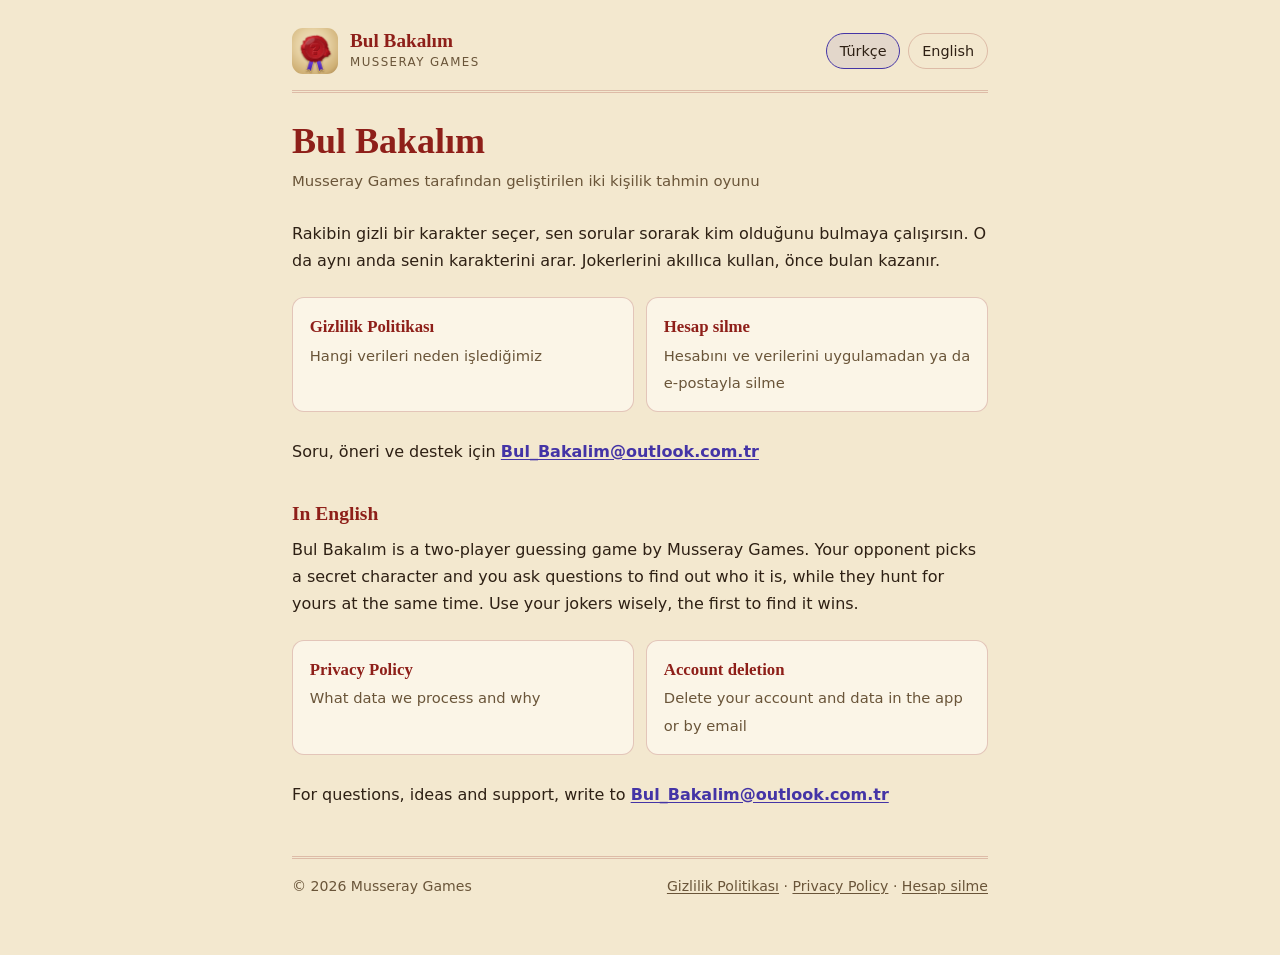
<file: index.html>
<!doctype html>
<html lang="tr">
<head>
<meta charset="utf-8">
<meta name="viewport" content="width=device-width, initial-scale=1">
<title>Bul Bakalım | Musseray Games</title>
<meta name="description" content="Bul Bakalım, Musseray Games tarafından geliştirilen iki kişilik tahmin oyunu. A two-player guessing game by Musseray Games.">
<link rel="icon" href="favicon-32.png" sizes="32x32">
<link rel="apple-touch-icon" href="apple-touch-icon.png">
<link rel="stylesheet" href="style.css">
</head>
<body>
<div class="wrap">
  <header class="top">
    <a class="brand" href="./"><img src="icon-192.png" alt="" width="46" height="46"><span><b>Bul Bakalım</b><small>Musseray Games</small></span></a>
    <nav class="lang" aria-label="Dil / Language"><a href="#tr" aria-current="page">Türkçe</a><a href="#en" hreflang="en">English</a></nav>
  </header>

  <main>
    <section id="tr">
      <h1>Bul Bakalım</h1>
      <p class="meta">Musseray Games tarafından geliştirilen iki kişilik tahmin oyunu</p>
      <p>Rakibin gizli bir karakter seçer, sen sorular sorarak kim olduğunu bulmaya çalışırsın. O da aynı anda senin karakterini arar. Jokerlerini akıllıca kullan, önce bulan kazanır.</p>
      <div class="links">
        <a href="gizlilik.html"><b>Gizlilik Politikası</b><span>Hangi verileri neden işlediğimiz</span></a>
        <a href="hesap-silme.html"><b>Hesap silme</b><span>Hesabını ve verilerini uygulamadan ya da e-postayla silme</span></a>
      </div>
      <p>Soru, öneri ve destek için <a class="mail" href="mailto:Bul_Bakalim@outlook.com.tr">Bul_Bakalim@outlook.com.tr</a></p>
    </section>

    <section id="en" lang="en">
      <h2>In English</h2>
      <p>Bul Bakalım is a two-player guessing game by Musseray Games. Your opponent picks a secret character and you ask questions to find out who it is, while they hunt for yours at the same time. Use your jokers wisely, the first to find it wins.</p>
      <div class="links">
        <a href="privacy.html"><b>Privacy Policy</b><span>What data we process and why</span></a>
        <a href="hesap-silme.html#en"><b>Account deletion</b><span>Delete your account and data in the app or by email</span></a>
      </div>
      <p>For questions, ideas and support, write to <a class="mail" href="mailto:Bul_Bakalim@outlook.com.tr">Bul_Bakalim@outlook.com.tr</a></p>
    </section>
  </main>

  <footer>
    <span>© 2026 Musseray Games</span>
    <span><a href="gizlilik.html">Gizlilik Politikası</a> · <a href="privacy.html" hreflang="en">Privacy Policy</a> · <a href="hesap-silme.html">Hesap silme</a></span>
  </footer>
</div>
</body>
</html>
</file>
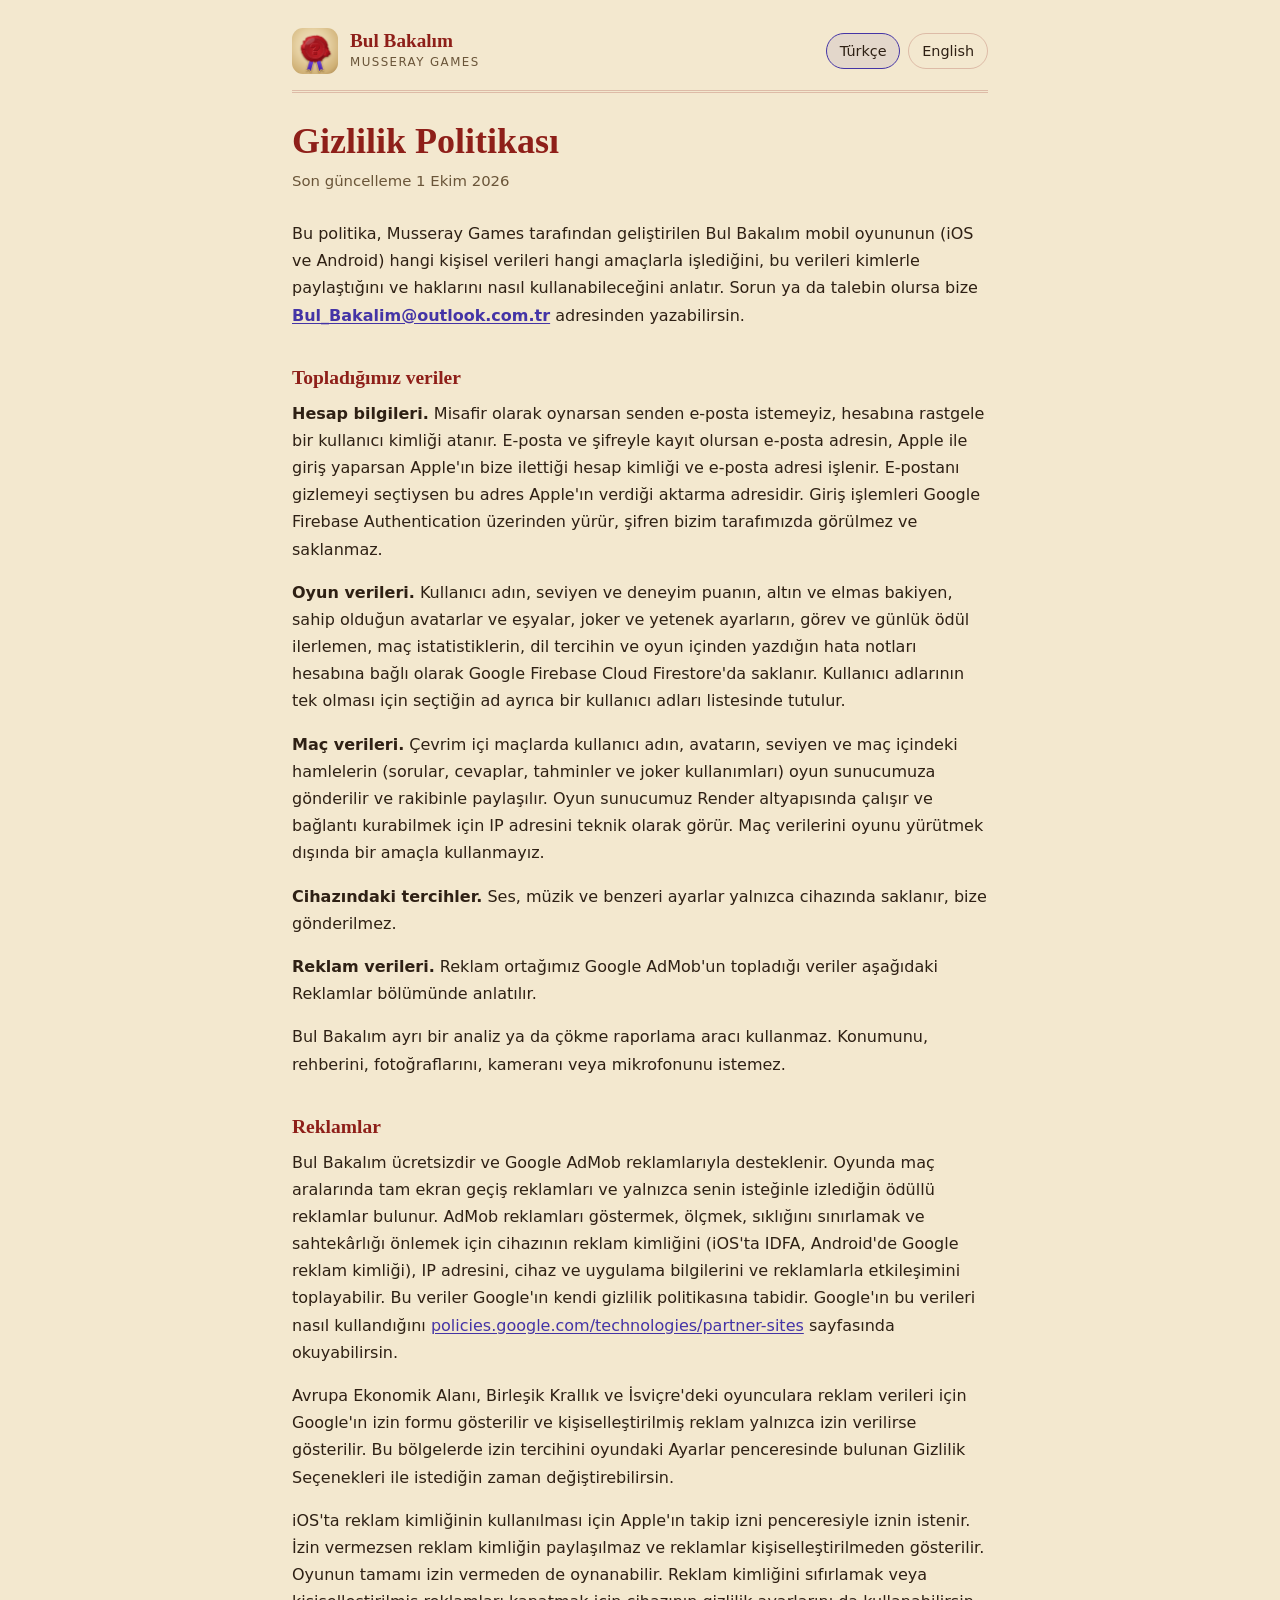
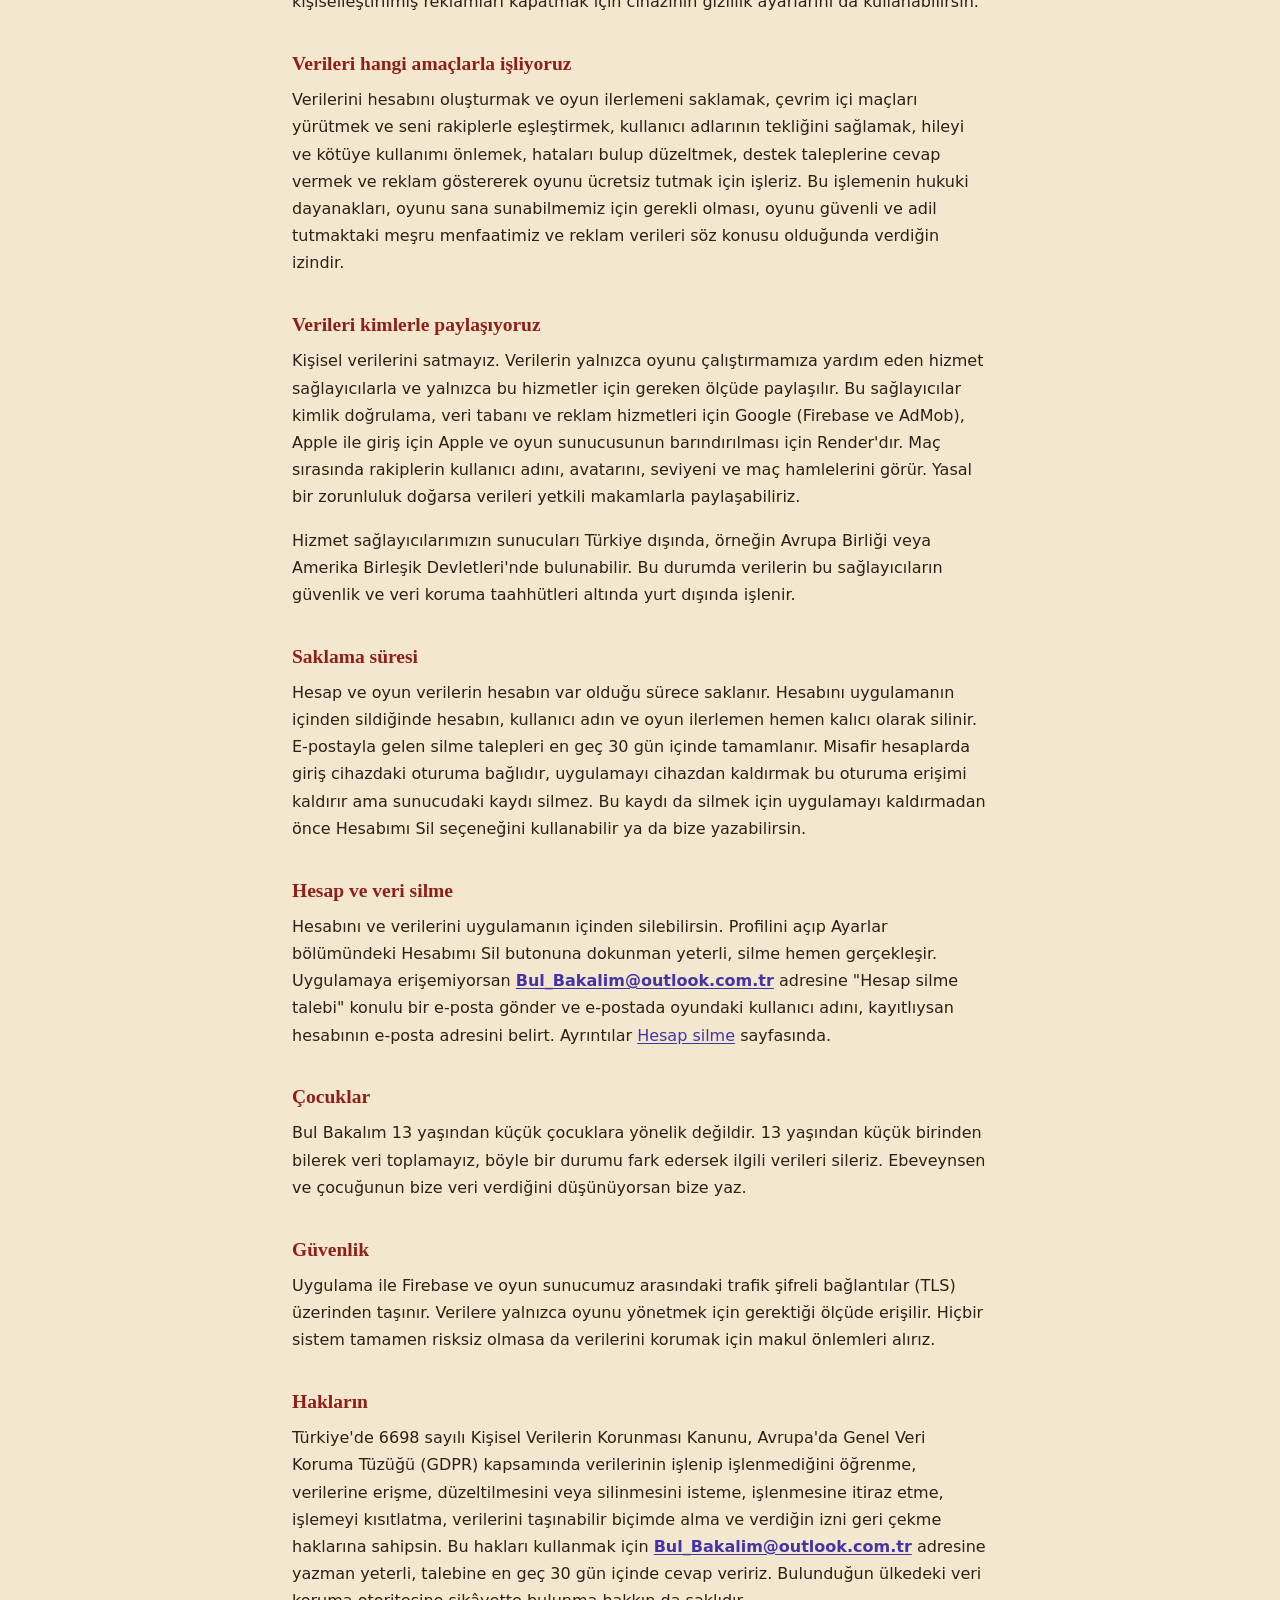
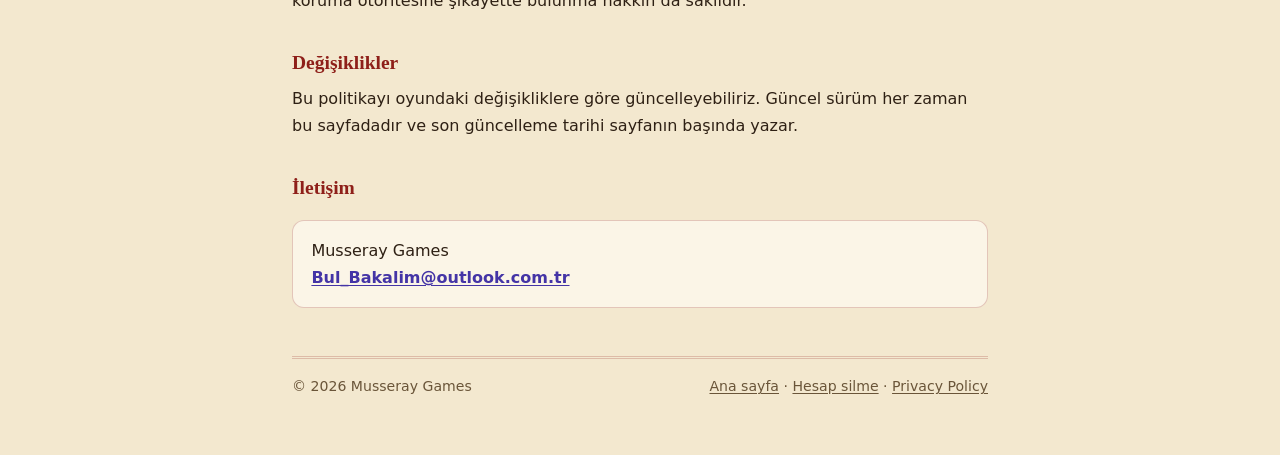
<file: gizlilik.html>
<!doctype html>
<html lang="tr">
<head>
<meta charset="utf-8">
<meta name="viewport" content="width=device-width, initial-scale=1">
<title>Gizlilik Politikası | Bul Bakalım</title>
<meta name="description" content="Bul Bakalım mobil oyununun gizlilik politikası. Hangi verileri neden işlediğimiz, reklamlar, hesap silme ve hakların.">
<link rel="icon" href="favicon-32.png" sizes="32x32">
<link rel="apple-touch-icon" href="apple-touch-icon.png">
<link rel="stylesheet" href="style.css">
</head>
<body>
<div class="wrap">
  <header class="top">
    <a class="brand" href="./"><img src="icon-192.png" alt="" width="46" height="46"><span><b>Bul Bakalım</b><small>Musseray Games</small></span></a>
    <nav class="lang" aria-label="Dil"><a href="gizlilik.html" aria-current="page">Türkçe</a><a href="privacy.html" hreflang="en">English</a></nav>
  </header>

  <main>
    <h1>Gizlilik Politikası</h1>
    <p class="meta">Son güncelleme 1 Ekim 2026</p>

    <p>Bu politika, Musseray Games tarafından geliştirilen Bul Bakalım mobil oyununun (iOS ve Android) hangi kişisel verileri hangi amaçlarla işlediğini, bu verileri kimlerle paylaştığını ve haklarını nasıl kullanabileceğini anlatır. Sorun ya da talebin olursa bize <a class="mail" href="mailto:Bul_Bakalim@outlook.com.tr">Bul_Bakalim@outlook.com.tr</a> adresinden yazabilirsin.</p>

    <h2>Topladığımız veriler</h2>
    <p><strong>Hesap bilgileri.</strong> Misafir olarak oynarsan senden e-posta istemeyiz, hesabına rastgele bir kullanıcı kimliği atanır. E-posta ve şifreyle kayıt olursan e-posta adresin, Apple ile giriş yaparsan Apple'ın bize ilettiği hesap kimliği ve e-posta adresi işlenir. E-postanı gizlemeyi seçtiysen bu adres Apple'ın verdiği aktarma adresidir. Giriş işlemleri Google Firebase Authentication üzerinden yürür, şifren bizim tarafımızda görülmez ve saklanmaz.</p>
    <p><strong>Oyun verileri.</strong> Kullanıcı adın, seviyen ve deneyim puanın, altın ve elmas bakiyen, sahip olduğun avatarlar ve eşyalar, joker ve yetenek ayarların, görev ve günlük ödül ilerlemen, maç istatistiklerin, dil tercihin ve oyun içinden yazdığın hata notları hesabına bağlı olarak Google Firebase Cloud Firestore'da saklanır. Kullanıcı adlarının tek olması için seçtiğin ad ayrıca bir kullanıcı adları listesinde tutulur.</p>
    <p><strong>Maç verileri.</strong> Çevrim içi maçlarda kullanıcı adın, avatarın, seviyen ve maç içindeki hamlelerin (sorular, cevaplar, tahminler ve joker kullanımları) oyun sunucumuza gönderilir ve rakibinle paylaşılır. Oyun sunucumuz Render altyapısında çalışır ve bağlantı kurabilmek için IP adresini teknik olarak görür. Maç verilerini oyunu yürütmek dışında bir amaçla kullanmayız.</p>
    <p><strong>Cihazındaki tercihler.</strong> Ses, müzik ve benzeri ayarlar yalnızca cihazında saklanır, bize gönderilmez.</p>
    <p><strong>Reklam verileri.</strong> Reklam ortağımız Google AdMob'un topladığı veriler aşağıdaki Reklamlar bölümünde anlatılır.</p>
    <p>Bul Bakalım ayrı bir analiz ya da çökme raporlama aracı kullanmaz. Konumunu, rehberini, fotoğraflarını, kameranı veya mikrofonunu istemez.</p>

    <h2>Reklamlar</h2>
    <p>Bul Bakalım ücretsizdir ve Google AdMob reklamlarıyla desteklenir. Oyunda maç aralarında tam ekran geçiş reklamları ve yalnızca senin isteğinle izlediğin ödüllü reklamlar bulunur. AdMob reklamları göstermek, ölçmek, sıklığını sınırlamak ve sahtekârlığı önlemek için cihazının reklam kimliğini (iOS'ta IDFA, Android'de Google reklam kimliği), IP adresini, cihaz ve uygulama bilgilerini ve reklamlarla etkileşimini toplayabilir. Bu veriler Google'ın kendi gizlilik politikasına tabidir. Google'ın bu verileri nasıl kullandığını <a href="https://policies.google.com/technologies/partner-sites?hl=tr">policies.google.com/technologies/partner-sites</a> sayfasında okuyabilirsin.</p>
    <p>Avrupa Ekonomik Alanı, Birleşik Krallık ve İsviçre'deki oyunculara reklam verileri için Google'ın izin formu gösterilir ve kişiselleştirilmiş reklam yalnızca izin verilirse gösterilir. Bu bölgelerde izin tercihini oyundaki Ayarlar penceresinde bulunan Gizlilik Seçenekleri ile istediğin zaman değiştirebilirsin.</p>
    <p>iOS'ta reklam kimliğinin kullanılması için Apple'ın takip izni penceresiyle iznin istenir. İzin vermezsen reklam kimliğin paylaşılmaz ve reklamlar kişiselleştirilmeden gösterilir. Oyunun tamamı izin vermeden de oynanabilir. Reklam kimliğini sıfırlamak veya kişiselleştirilmiş reklamları kapatmak için cihazının gizlilik ayarlarını da kullanabilirsin.</p>

    <h2>Verileri hangi amaçlarla işliyoruz</h2>
    <p>Verilerini hesabını oluşturmak ve oyun ilerlemeni saklamak, çevrim içi maçları yürütmek ve seni rakiplerle eşleştirmek, kullanıcı adlarının tekliğini sağlamak, hileyi ve kötüye kullanımı önlemek, hataları bulup düzeltmek, destek taleplerine cevap vermek ve reklam göstererek oyunu ücretsiz tutmak için işleriz. Bu işlemenin hukuki dayanakları, oyunu sana sunabilmemiz için gerekli olması, oyunu güvenli ve adil tutmaktaki meşru menfaatimiz ve reklam verileri söz konusu olduğunda verdiğin izindir.</p>

    <h2>Verileri kimlerle paylaşıyoruz</h2>
    <p>Kişisel verilerini satmayız. Verilerin yalnızca oyunu çalıştırmamıza yardım eden hizmet sağlayıcılarla ve yalnızca bu hizmetler için gereken ölçüde paylaşılır. Bu sağlayıcılar kimlik doğrulama, veri tabanı ve reklam hizmetleri için Google (Firebase ve AdMob), Apple ile giriş için Apple ve oyun sunucusunun barındırılması için Render'dır. Maç sırasında rakiplerin kullanıcı adını, avatarını, seviyeni ve maç hamlelerini görür. Yasal bir zorunluluk doğarsa verileri yetkili makamlarla paylaşabiliriz.</p>
    <p>Hizmet sağlayıcılarımızın sunucuları Türkiye dışında, örneğin Avrupa Birliği veya Amerika Birleşik Devletleri'nde bulunabilir. Bu durumda verilerin bu sağlayıcıların güvenlik ve veri koruma taahhütleri altında yurt dışında işlenir.</p>

    <h2>Saklama süresi</h2>
    <p>Hesap ve oyun verilerin hesabın var olduğu sürece saklanır. Hesabını uygulamanın içinden sildiğinde hesabın, kullanıcı adın ve oyun ilerlemen hemen kalıcı olarak silinir. E-postayla gelen silme talepleri en geç 30 gün içinde tamamlanır. Misafir hesaplarda giriş cihazdaki oturuma bağlıdır, uygulamayı cihazdan kaldırmak bu oturuma erişimi kaldırır ama sunucudaki kaydı silmez. Bu kaydı da silmek için uygulamayı kaldırmadan önce Hesabımı Sil seçeneğini kullanabilir ya da bize yazabilirsin.</p>

    <h2>Hesap ve veri silme</h2>
    <p>Hesabını ve verilerini uygulamanın içinden silebilirsin. Profilini açıp Ayarlar bölümündeki Hesabımı Sil butonuna dokunman yeterli, silme hemen gerçekleşir. Uygulamaya erişemiyorsan <a class="mail" href="mailto:Bul_Bakalim@outlook.com.tr?subject=Hesap%20silme%20talebi">Bul_Bakalim@outlook.com.tr</a> adresine "Hesap silme talebi" konulu bir e-posta gönder ve e-postada oyundaki kullanıcı adını, kayıtlıysan hesabının e-posta adresini belirt. Ayrıntılar <a href="hesap-silme.html">Hesap silme</a> sayfasında.</p>

    <h2>Çocuklar</h2>
    <p>Bul Bakalım 13 yaşından küçük çocuklara yönelik değildir. 13 yaşından küçük birinden bilerek veri toplamayız, böyle bir durumu fark edersek ilgili verileri sileriz. Ebeveynsen ve çocuğunun bize veri verdiğini düşünüyorsan bize yaz.</p>

    <h2>Güvenlik</h2>
    <p>Uygulama ile Firebase ve oyun sunucumuz arasındaki trafik şifreli bağlantılar (TLS) üzerinden taşınır. Verilere yalnızca oyunu yönetmek için gerektiği ölçüde erişilir. Hiçbir sistem tamamen risksiz olmasa da verilerini korumak için makul önlemleri alırız.</p>

    <h2>Hakların</h2>
    <p>Türkiye'de 6698 sayılı Kişisel Verilerin Korunması Kanunu, Avrupa'da Genel Veri Koruma Tüzüğü (GDPR) kapsamında verilerinin işlenip işlenmediğini öğrenme, verilerine erişme, düzeltilmesini veya silinmesini isteme, işlenmesine itiraz etme, işlemeyi kısıtlatma, verilerini taşınabilir biçimde alma ve verdiğin izni geri çekme haklarına sahipsin. Bu hakları kullanmak için <a class="mail" href="mailto:Bul_Bakalim@outlook.com.tr">Bul_Bakalim@outlook.com.tr</a> adresine yazman yeterli, talebine en geç 30 gün içinde cevap veririz. Bulunduğun ülkedeki veri koruma otoritesine şikâyette bulunma hakkın da saklıdır.</p>

    <h2>Değişiklikler</h2>
    <p>Bu politikayı oyundaki değişikliklere göre güncelleyebiliriz. Güncel sürüm her zaman bu sayfadadır ve son güncelleme tarihi sayfanın başında yazar.</p>

    <h2>İletişim</h2>
    <div class="box">
      <p>Musseray Games<br><a class="mail" href="mailto:Bul_Bakalim@outlook.com.tr">Bul_Bakalim@outlook.com.tr</a></p>
    </div>
  </main>

  <footer>
    <span>© 2026 Musseray Games</span>
    <span><a href="./">Ana sayfa</a> · <a href="hesap-silme.html">Hesap silme</a> · <a href="privacy.html" hreflang="en">Privacy Policy</a></span>
  </footer>
</div>
</body>
</html>
</file>
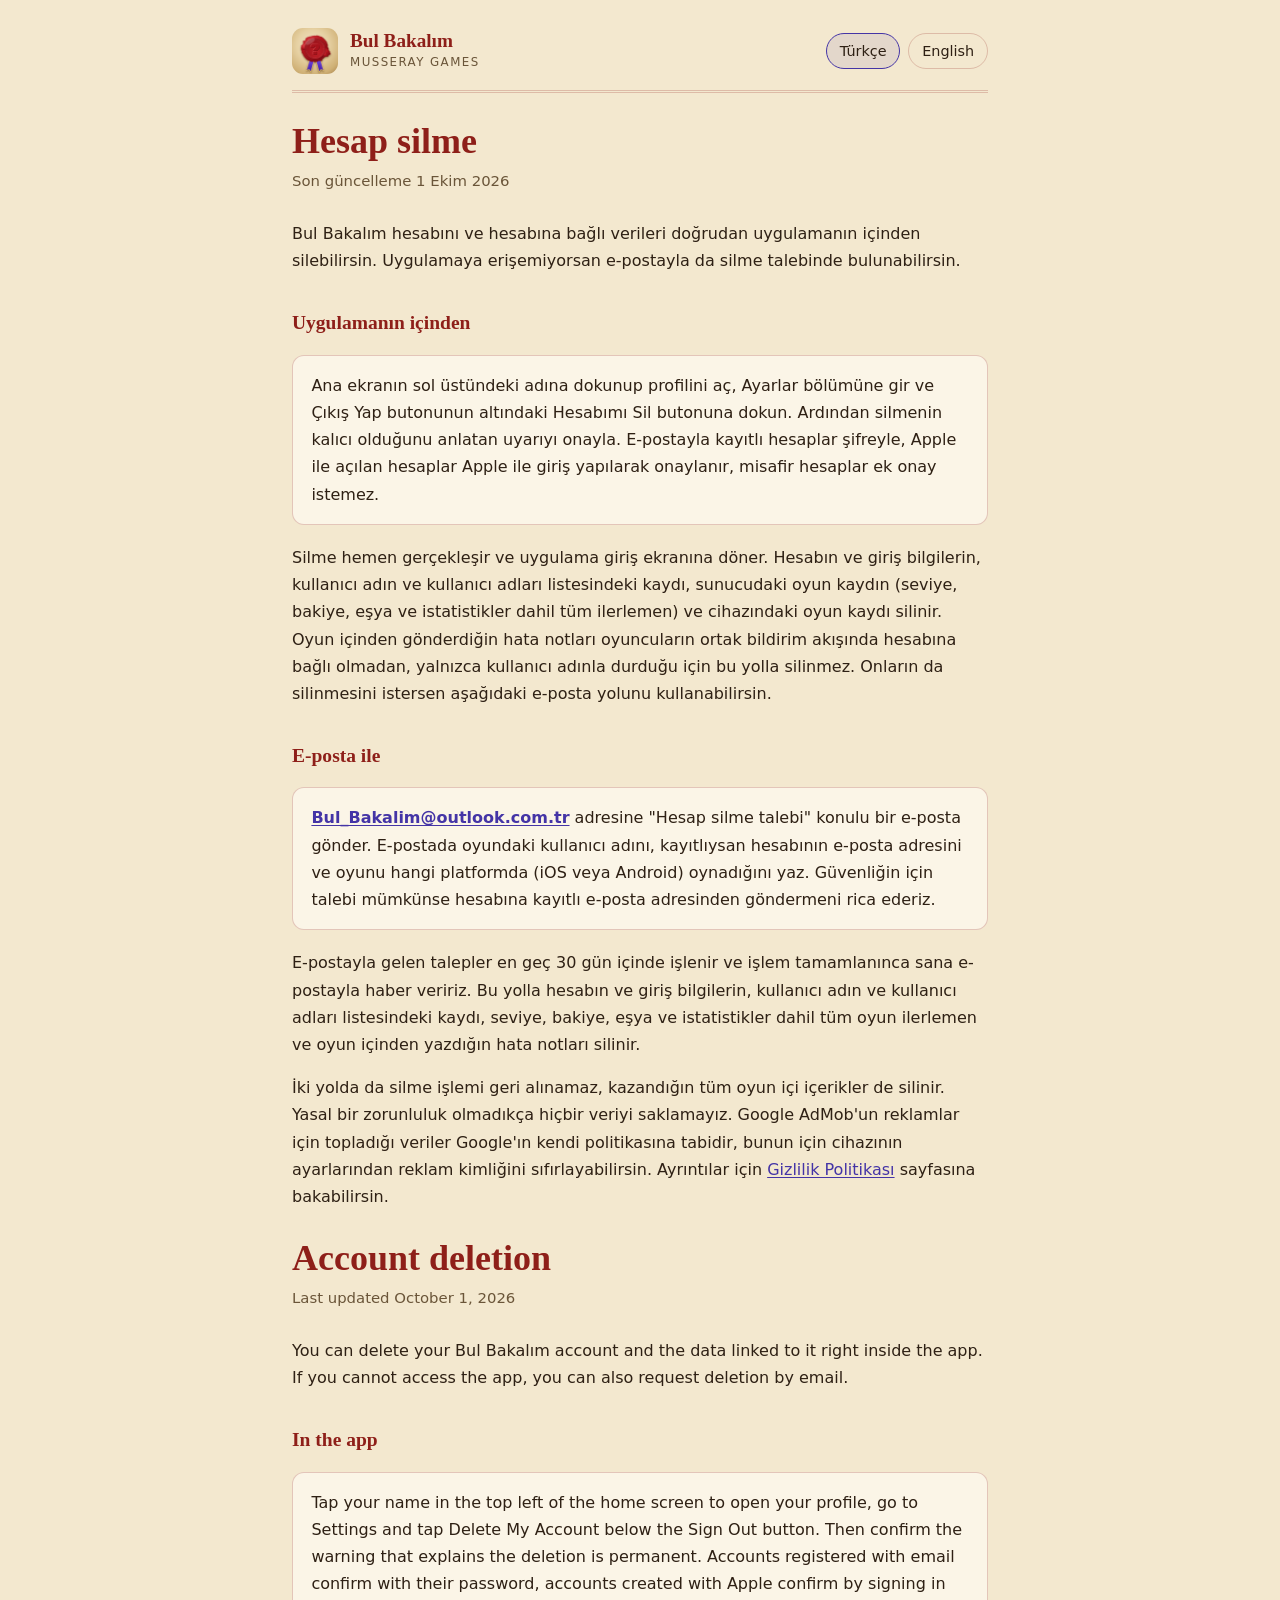
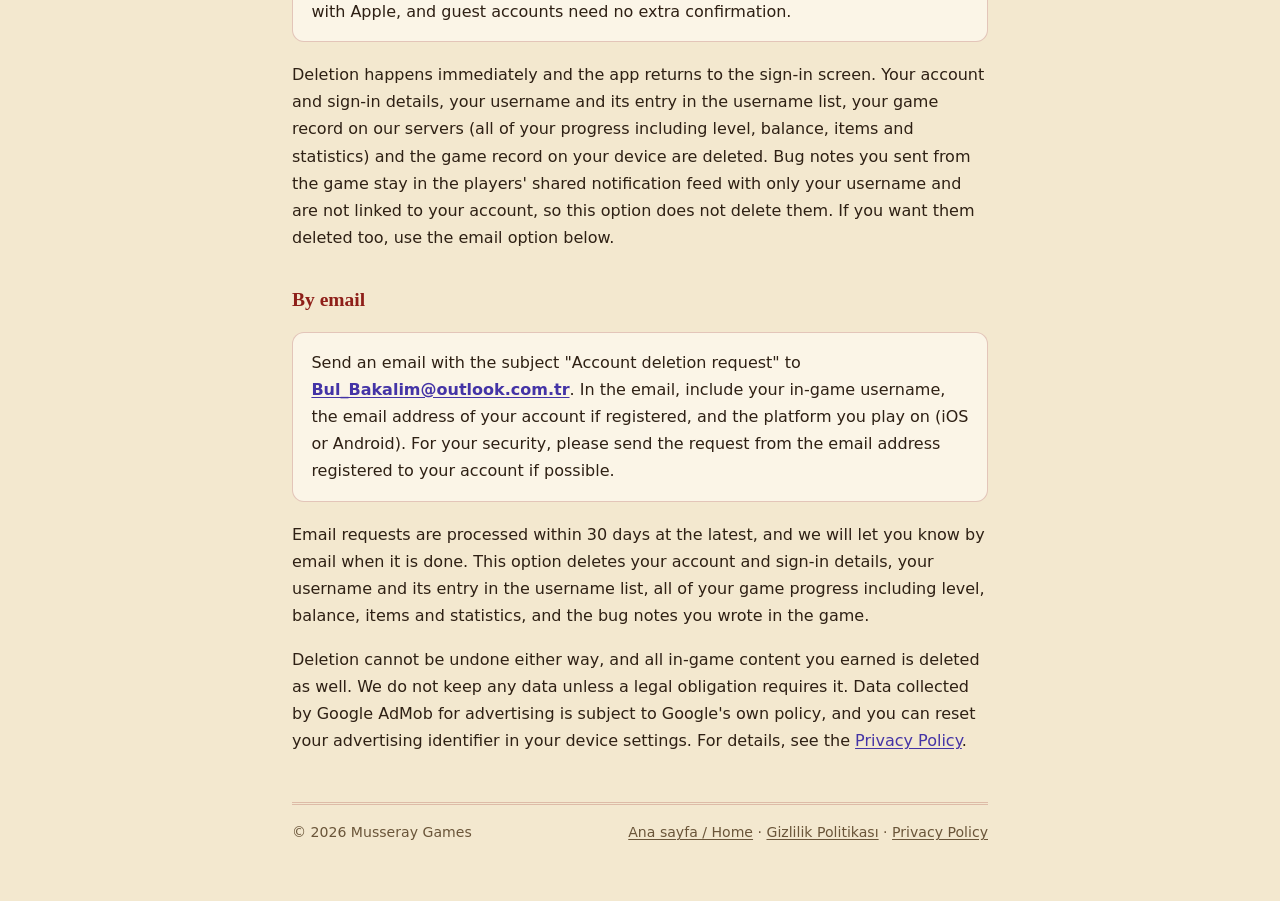
<file: hesap-silme.html>
<!doctype html>
<html lang="tr">
<head>
<meta charset="utf-8">
<meta name="viewport" content="width=device-width, initial-scale=1">
<title>Hesap Silme | Bul Bakalım</title>
<meta name="description" content="Bul Bakalım hesabını ve verilerini uygulamanın içinden ya da e-postayla silme. Account deletion for Bul Bakalım.">
<link rel="icon" href="favicon-32.png" sizes="32x32">
<link rel="apple-touch-icon" href="apple-touch-icon.png">
<link rel="stylesheet" href="style.css">
</head>
<body>
<div class="wrap">
  <header class="top">
    <a class="brand" href="./"><img src="icon-192.png" alt="" width="46" height="46"><span><b>Bul Bakalım</b><small>Musseray Games</small></span></a>
    <nav class="lang" aria-label="Dil / Language"><a href="#tr" aria-current="page">Türkçe</a><a href="#en" hreflang="en">English</a></nav>
  </header>

  <main>
    <section id="tr">
      <h1>Hesap silme</h1>
      <p class="meta">Son güncelleme 1 Ekim 2026</p>
      <p>Bul Bakalım hesabını ve hesabına bağlı verileri doğrudan uygulamanın içinden silebilirsin. Uygulamaya erişemiyorsan e-postayla da silme talebinde bulunabilirsin.</p>

      <h2>Uygulamanın içinden</h2>
      <div class="box">
        <p>Ana ekranın sol üstündeki adına dokunup profilini aç, Ayarlar bölümüne gir ve Çıkış Yap butonunun altındaki Hesabımı Sil butonuna dokun. Ardından silmenin kalıcı olduğunu anlatan uyarıyı onayla. E-postayla kayıtlı hesaplar şifreyle, Apple ile açılan hesaplar Apple ile giriş yapılarak onaylanır, misafir hesaplar ek onay istemez.</p>
      </div>
      <p>Silme hemen gerçekleşir ve uygulama giriş ekranına döner. Hesabın ve giriş bilgilerin, kullanıcı adın ve kullanıcı adları listesindeki kaydı, sunucudaki oyun kaydın (seviye, bakiye, eşya ve istatistikler dahil tüm ilerlemen) ve cihazındaki oyun kaydı silinir. Oyun içinden gönderdiğin hata notları oyuncuların ortak bildirim akışında hesabına bağlı olmadan, yalnızca kullanıcı adınla durduğu için bu yolla silinmez. Onların da silinmesini istersen aşağıdaki e-posta yolunu kullanabilirsin.</p>

      <h2>E-posta ile</h2>
      <div class="box">
        <p><a class="mail" href="mailto:Bul_Bakalim@outlook.com.tr?subject=Hesap%20silme%20talebi">Bul_Bakalim@outlook.com.tr</a> adresine "Hesap silme talebi" konulu bir e-posta gönder. E-postada oyundaki kullanıcı adını, kayıtlıysan hesabının e-posta adresini ve oyunu hangi platformda (iOS veya Android) oynadığını yaz. Güvenliğin için talebi mümkünse hesabına kayıtlı e-posta adresinden göndermeni rica ederiz.</p>
      </div>
      <p>E-postayla gelen talepler en geç 30 gün içinde işlenir ve işlem tamamlanınca sana e-postayla haber veririz. Bu yolla hesabın ve giriş bilgilerin, kullanıcı adın ve kullanıcı adları listesindeki kaydı, seviye, bakiye, eşya ve istatistikler dahil tüm oyun ilerlemen ve oyun içinden yazdığın hata notları silinir.</p>
      <p>İki yolda da silme işlemi geri alınamaz, kazandığın tüm oyun içi içerikler de silinir. Yasal bir zorunluluk olmadıkça hiçbir veriyi saklamayız. Google AdMob'un reklamlar için topladığı veriler Google'ın kendi politikasına tabidir, bunun için cihazının ayarlarından reklam kimliğini sıfırlayabilirsin. Ayrıntılar için <a href="gizlilik.html">Gizlilik Politikası</a> sayfasına bakabilirsin.</p>
    </section>

    <section id="en" lang="en">
      <h1>Account deletion</h1>
      <p class="meta">Last updated October 1, 2026</p>
      <p>You can delete your Bul Bakalım account and the data linked to it right inside the app. If you cannot access the app, you can also request deletion by email.</p>

      <h2>In the app</h2>
      <div class="box">
        <p>Tap your name in the top left of the home screen to open your profile, go to Settings and tap Delete My Account below the Sign Out button. Then confirm the warning that explains the deletion is permanent. Accounts registered with email confirm with their password, accounts created with Apple confirm by signing in with Apple, and guest accounts need no extra confirmation.</p>
      </div>
      <p>Deletion happens immediately and the app returns to the sign-in screen. Your account and sign-in details, your username and its entry in the username list, your game record on our servers (all of your progress including level, balance, items and statistics) and the game record on your device are deleted. Bug notes you sent from the game stay in the players' shared notification feed with only your username and are not linked to your account, so this option does not delete them. If you want them deleted too, use the email option below.</p>

      <h2>By email</h2>
      <div class="box">
        <p>Send an email with the subject "Account deletion request" to <a class="mail" href="mailto:Bul_Bakalim@outlook.com.tr?subject=Account%20deletion%20request">Bul_Bakalim@outlook.com.tr</a>. In the email, include your in-game username, the email address of your account if registered, and the platform you play on (iOS or Android). For your security, please send the request from the email address registered to your account if possible.</p>
      </div>
      <p>Email requests are processed within 30 days at the latest, and we will let you know by email when it is done. This option deletes your account and sign-in details, your username and its entry in the username list, all of your game progress including level, balance, items and statistics, and the bug notes you wrote in the game.</p>
      <p>Deletion cannot be undone either way, and all in-game content you earned is deleted as well. We do not keep any data unless a legal obligation requires it. Data collected by Google AdMob for advertising is subject to Google's own policy, and you can reset your advertising identifier in your device settings. For details, see the <a href="privacy.html">Privacy Policy</a>.</p>
    </section>
  </main>

  <footer>
    <span>© 2026 Musseray Games</span>
    <span><a href="./">Ana sayfa / Home</a> · <a href="gizlilik.html">Gizlilik Politikası</a> · <a href="privacy.html" hreflang="en">Privacy Policy</a></span>
  </footer>
</div>
</body>
</html>
</file>
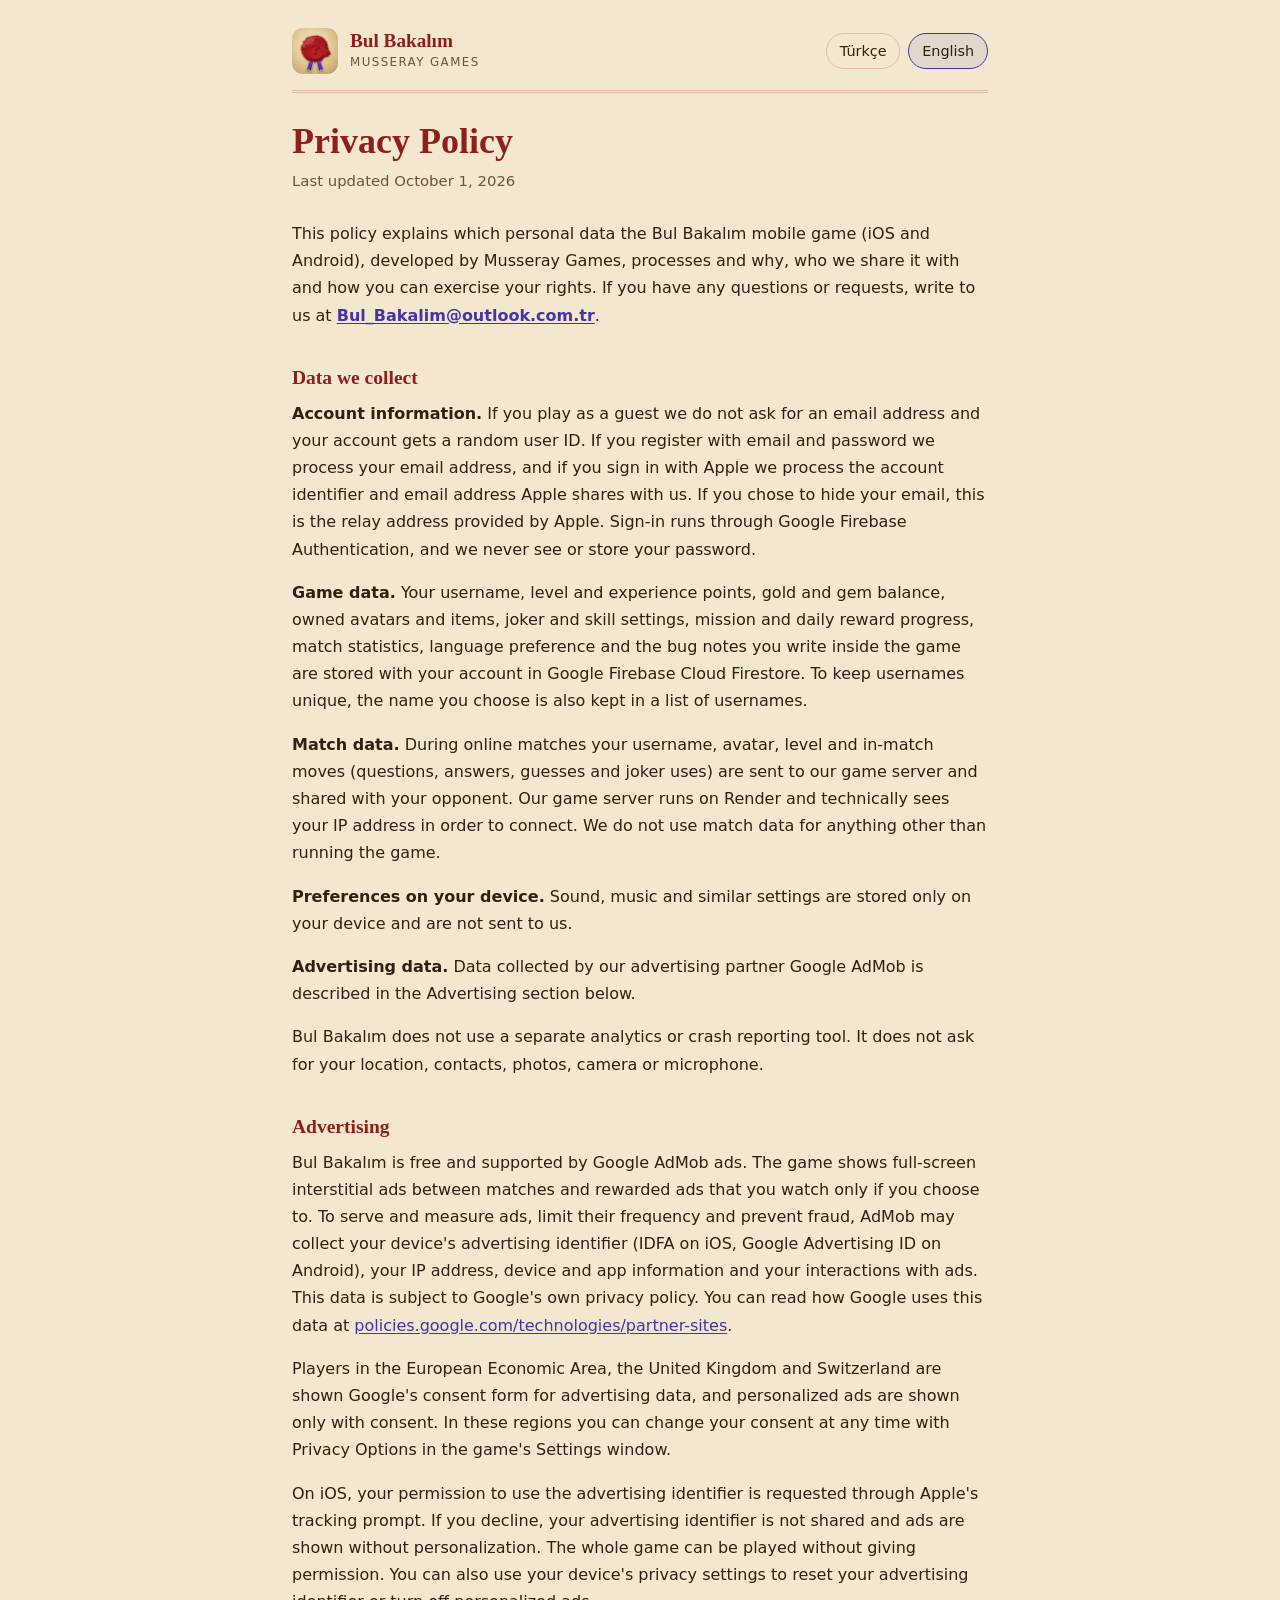
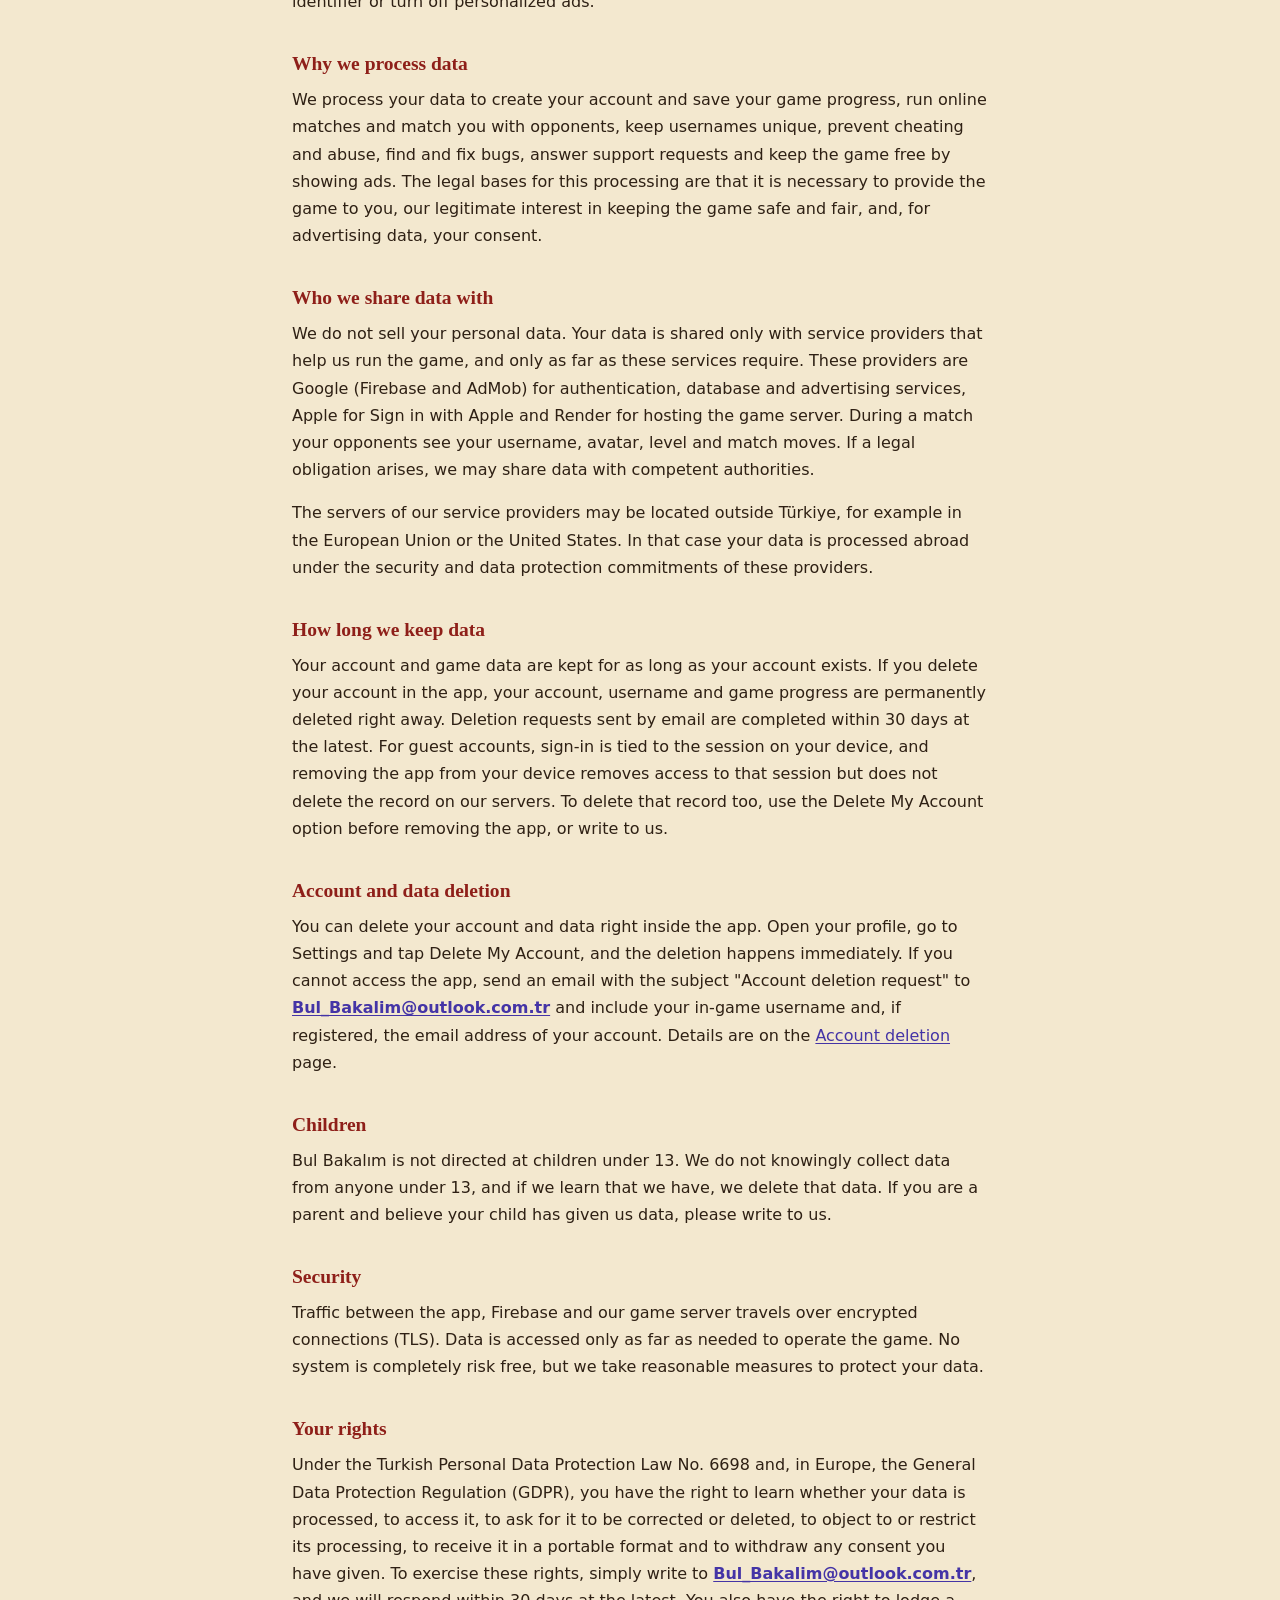
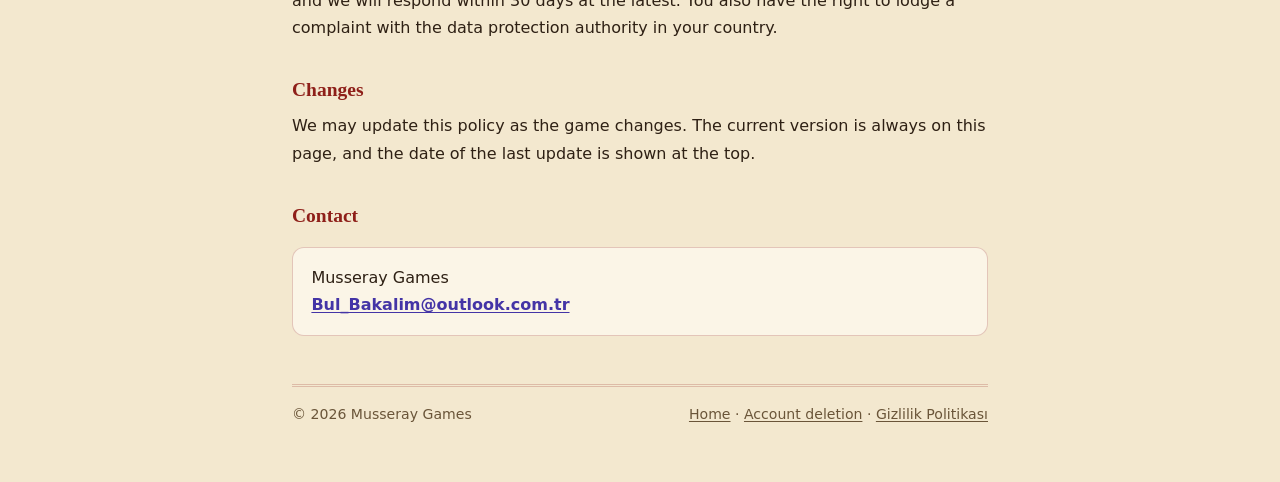
<file: privacy.html>
<!doctype html>
<html lang="en">
<head>
<meta charset="utf-8">
<meta name="viewport" content="width=device-width, initial-scale=1">
<title>Privacy Policy | Bul Bakalım</title>
<meta name="description" content="Privacy policy of the Bul Bakalım mobile game. What data we process and why, ads, account deletion and your rights.">
<link rel="icon" href="favicon-32.png" sizes="32x32">
<link rel="apple-touch-icon" href="apple-touch-icon.png">
<link rel="stylesheet" href="style.css">
</head>
<body>
<div class="wrap">
  <header class="top">
    <a class="brand" href="./"><img src="icon-192.png" alt="" width="46" height="46"><span><b>Bul Bakalım</b><small>Musseray Games</small></span></a>
    <nav class="lang" aria-label="Language"><a href="gizlilik.html" hreflang="tr">Türkçe</a><a href="privacy.html" aria-current="page">English</a></nav>
  </header>

  <main>
    <h1>Privacy Policy</h1>
    <p class="meta">Last updated October 1, 2026</p>

    <p>This policy explains which personal data the Bul Bakalım mobile game (iOS and Android), developed by Musseray Games, processes and why, who we share it with and how you can exercise your rights. If you have any questions or requests, write to us at <a class="mail" href="mailto:Bul_Bakalim@outlook.com.tr">Bul_Bakalim@outlook.com.tr</a>.</p>

    <h2>Data we collect</h2>
    <p><strong>Account information.</strong> If you play as a guest we do not ask for an email address and your account gets a random user ID. If you register with email and password we process your email address, and if you sign in with Apple we process the account identifier and email address Apple shares with us. If you chose to hide your email, this is the relay address provided by Apple. Sign-in runs through Google Firebase Authentication, and we never see or store your password.</p>
    <p><strong>Game data.</strong> Your username, level and experience points, gold and gem balance, owned avatars and items, joker and skill settings, mission and daily reward progress, match statistics, language preference and the bug notes you write inside the game are stored with your account in Google Firebase Cloud Firestore. To keep usernames unique, the name you choose is also kept in a list of usernames.</p>
    <p><strong>Match data.</strong> During online matches your username, avatar, level and in-match moves (questions, answers, guesses and joker uses) are sent to our game server and shared with your opponent. Our game server runs on Render and technically sees your IP address in order to connect. We do not use match data for anything other than running the game.</p>
    <p><strong>Preferences on your device.</strong> Sound, music and similar settings are stored only on your device and are not sent to us.</p>
    <p><strong>Advertising data.</strong> Data collected by our advertising partner Google AdMob is described in the Advertising section below.</p>
    <p>Bul Bakalım does not use a separate analytics or crash reporting tool. It does not ask for your location, contacts, photos, camera or microphone.</p>

    <h2>Advertising</h2>
    <p>Bul Bakalım is free and supported by Google AdMob ads. The game shows full-screen interstitial ads between matches and rewarded ads that you watch only if you choose to. To serve and measure ads, limit their frequency and prevent fraud, AdMob may collect your device's advertising identifier (IDFA on iOS, Google Advertising ID on Android), your IP address, device and app information and your interactions with ads. This data is subject to Google's own privacy policy. You can read how Google uses this data at <a href="https://policies.google.com/technologies/partner-sites">policies.google.com/technologies/partner-sites</a>.</p>
    <p>Players in the European Economic Area, the United Kingdom and Switzerland are shown Google's consent form for advertising data, and personalized ads are shown only with consent. In these regions you can change your consent at any time with Privacy Options in the game's Settings window.</p>
    <p>On iOS, your permission to use the advertising identifier is requested through Apple's tracking prompt. If you decline, your advertising identifier is not shared and ads are shown without personalization. The whole game can be played without giving permission. You can also use your device's privacy settings to reset your advertising identifier or turn off personalized ads.</p>

    <h2>Why we process data</h2>
    <p>We process your data to create your account and save your game progress, run online matches and match you with opponents, keep usernames unique, prevent cheating and abuse, find and fix bugs, answer support requests and keep the game free by showing ads. The legal bases for this processing are that it is necessary to provide the game to you, our legitimate interest in keeping the game safe and fair, and, for advertising data, your consent.</p>

    <h2>Who we share data with</h2>
    <p>We do not sell your personal data. Your data is shared only with service providers that help us run the game, and only as far as these services require. These providers are Google (Firebase and AdMob) for authentication, database and advertising services, Apple for Sign in with Apple and Render for hosting the game server. During a match your opponents see your username, avatar, level and match moves. If a legal obligation arises, we may share data with competent authorities.</p>
    <p>The servers of our service providers may be located outside Türkiye, for example in the European Union or the United States. In that case your data is processed abroad under the security and data protection commitments of these providers.</p>

    <h2>How long we keep data</h2>
    <p>Your account and game data are kept for as long as your account exists. If you delete your account in the app, your account, username and game progress are permanently deleted right away. Deletion requests sent by email are completed within 30 days at the latest. For guest accounts, sign-in is tied to the session on your device, and removing the app from your device removes access to that session but does not delete the record on our servers. To delete that record too, use the Delete My Account option before removing the app, or write to us.</p>

    <h2>Account and data deletion</h2>
    <p>You can delete your account and data right inside the app. Open your profile, go to Settings and tap Delete My Account, and the deletion happens immediately. If you cannot access the app, send an email with the subject "Account deletion request" to <a class="mail" href="mailto:Bul_Bakalim@outlook.com.tr?subject=Account%20deletion%20request">Bul_Bakalim@outlook.com.tr</a> and include your in-game username and, if registered, the email address of your account. Details are on the <a href="hesap-silme.html#en">Account deletion</a> page.</p>

    <h2>Children</h2>
    <p>Bul Bakalım is not directed at children under 13. We do not knowingly collect data from anyone under 13, and if we learn that we have, we delete that data. If you are a parent and believe your child has given us data, please write to us.</p>

    <h2>Security</h2>
    <p>Traffic between the app, Firebase and our game server travels over encrypted connections (TLS). Data is accessed only as far as needed to operate the game. No system is completely risk free, but we take reasonable measures to protect your data.</p>

    <h2>Your rights</h2>
    <p>Under the Turkish Personal Data Protection Law No. 6698 and, in Europe, the General Data Protection Regulation (GDPR), you have the right to learn whether your data is processed, to access it, to ask for it to be corrected or deleted, to object to or restrict its processing, to receive it in a portable format and to withdraw any consent you have given. To exercise these rights, simply write to <a class="mail" href="mailto:Bul_Bakalim@outlook.com.tr">Bul_Bakalim@outlook.com.tr</a>, and we will respond within 30 days at the latest. You also have the right to lodge a complaint with the data protection authority in your country.</p>

    <h2>Changes</h2>
    <p>We may update this policy as the game changes. The current version is always on this page, and the date of the last update is shown at the top.</p>

    <h2>Contact</h2>
    <div class="box">
      <p>Musseray Games<br><a class="mail" href="mailto:Bul_Bakalim@outlook.com.tr">Bul_Bakalim@outlook.com.tr</a></p>
    </div>
  </main>

  <footer>
    <span>© 2026 Musseray Games</span>
    <span><a href="./">Home</a> · <a href="hesap-silme.html#en">Account deletion</a> · <a href="gizlilik.html" hreflang="tr">Gizlilik Politikası</a></span>
  </footer>
</div>
</body>
</html>
</file>
<file: style.css>
/* Bul Bakalım / Musseray Games sitesi. Renkler oyun simgesinden (parşömen zemin, kırmızı mühür, lacivert kurdele). */
:root {
  --paper: #f3e8cf;
  --paper-2: #fbf5e7;
  --ink: #2e2014;
  --muted: #6a5539;
  --seal: #8e1f19;
  --ribbon: #4434a6;
  --rule: rgba(142, 31, 25, 0.22);
  --chip: rgba(68, 52, 166, 0.09);
  color-scheme: light;
}
@media (prefers-color-scheme: dark) {
  :root {
    --paper: #18110b;
    --paper-2: #22180f;
    --ink: #f0e4ca;
    --muted: #c3ac88;
    --seal: #f19a86;
    --ribbon: #aea6ff;
    --rule: rgba(241, 154, 134, 0.24);
    --chip: rgba(174, 166, 255, 0.12);
    color-scheme: dark;
  }
}
* { box-sizing: border-box; }
html { -webkit-text-size-adjust: 100%; }
body {
  margin: 0;
  background: var(--paper);
  color: var(--ink);
  font: 16px/1.7 system-ui, -apple-system, "Segoe UI", Roboto, "Helvetica Neue", Arial, sans-serif;
}
.wrap { max-width: 46rem; margin: 0 auto; padding: 1.75rem 1.25rem 3.5rem; }

header.top {
  display: flex; align-items: center; justify-content: space-between; gap: 1rem; flex-wrap: wrap;
  padding-bottom: 1rem; border-bottom: 3px double var(--rule);
}
.brand { display: flex; align-items: center; gap: 0.75rem; text-decoration: none; color: inherit; }
.brand img { width: 46px; height: 46px; border-radius: 11px; display: block; }
.brand b { display: block; font-family: Georgia, "Iowan Old Style", "Palatino Linotype", "Book Antiqua", serif; font-size: 1.2rem; color: var(--seal); line-height: 1.2; }
.brand small { display: block; color: var(--muted); font-size: 0.74rem; letter-spacing: 0.12em; text-transform: uppercase; }
nav.lang { display: flex; gap: 0.5rem; }
nav.lang a {
  padding: 0.3rem 0.8rem; border: 1px solid var(--rule); border-radius: 999px;
  text-decoration: none; color: var(--ink); font-size: 0.9rem;
}
nav.lang a[aria-current="page"] { background: var(--chip); border-color: var(--ribbon); }

h1, h2 { font-family: Georgia, "Iowan Old Style", "Palatino Linotype", "Book Antiqua", serif; color: var(--seal); line-height: 1.25; text-wrap: balance; }
h1 { font-size: clamp(1.7rem, 5vw, 2.25rem); margin: 1.6rem 0 0.35rem; }
h2 { font-size: 1.22rem; margin: 2.3rem 0 0.6rem; }
.meta { color: var(--muted); font-size: 0.93rem; margin: 0 0 1.6rem; }
p { margin: 0 0 1rem; }
a { color: var(--ribbon); text-underline-offset: 2px; }
strong { color: var(--ink); }
.mail { font-weight: 700; overflow-wrap: anywhere; }
.box { background: var(--paper-2); border: 1px solid var(--rule); border-radius: 12px; padding: 1rem 1.15rem; margin: 1.2rem 0; }
.box p:last-child { margin-bottom: 0; }

.links { display: grid; gap: 0.75rem; grid-template-columns: repeat(auto-fit, minmax(14rem, 1fr)); margin: 1.4rem 0 1.6rem; }
.links a {
  display: block; padding: 0.95rem 1.05rem; border: 1px solid var(--rule); border-radius: 12px;
  background: var(--paper-2); text-decoration: none; color: var(--ink);
}
.links a:hover { border-color: var(--ribbon); }
.links a b { display: block; color: var(--seal); font-family: Georgia, "Iowan Old Style", "Palatino Linotype", serif; font-size: 1.05rem; }
.links a span { color: var(--muted); font-size: 0.92rem; }

footer {
  margin-top: 3rem; padding-top: 1rem; border-top: 3px double var(--rule);
  color: var(--muted); font-size: 0.88rem; display: flex; gap: 0.5rem 1.25rem; flex-wrap: wrap; justify-content: space-between;
}
footer a { color: var(--muted); }
</file>
